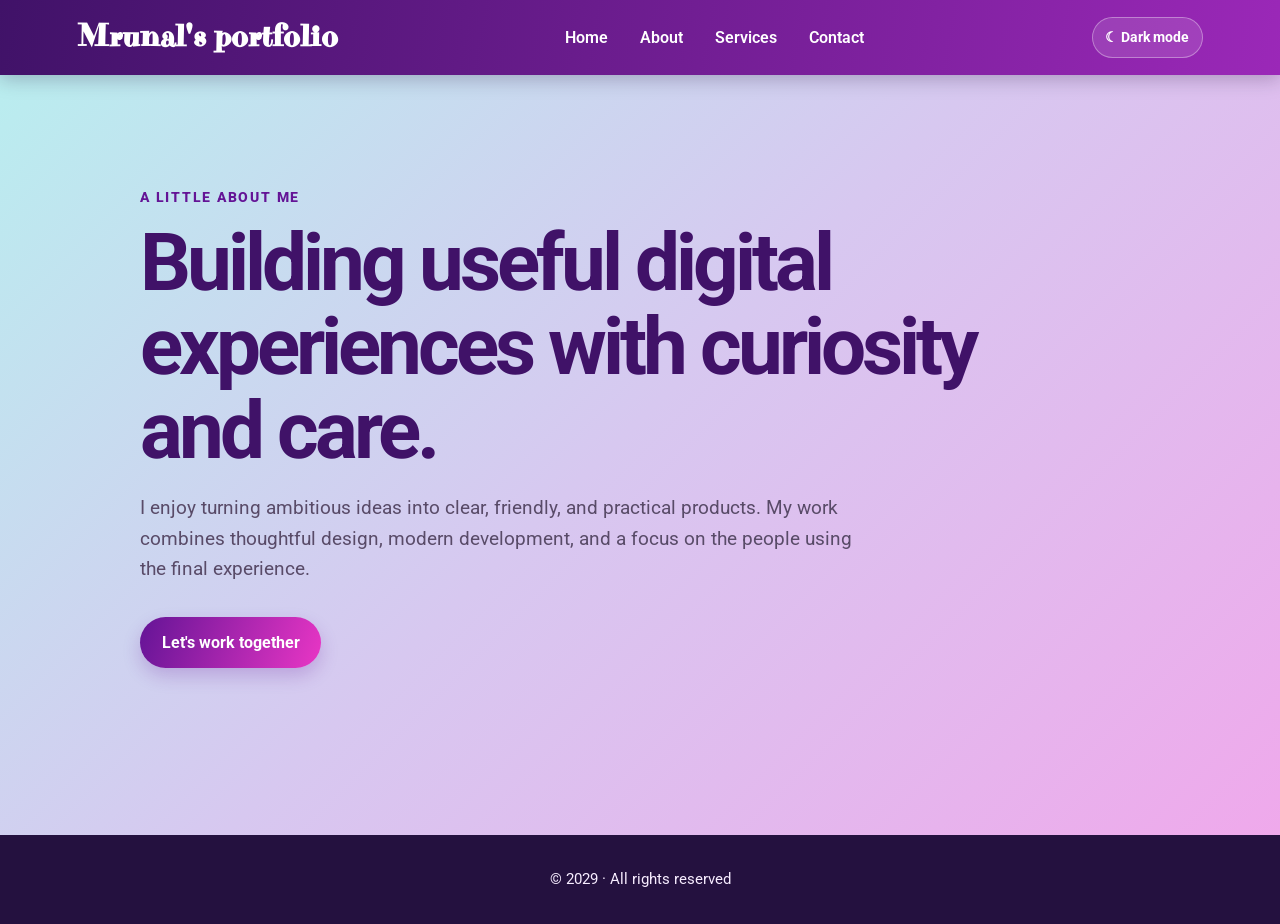
<file: about.html>
<!DOCTYPE html>
<html lang="en">
<head>
    <meta charset="UTF-8">
    <meta name="viewport" content="width=device-width, initial-scale=1.0">
    <title>About | Mrunal</title>
    <link rel="stylesheet" href="style.css">
</head>
<body>
    <nav aria-label="Primary navigation">
        <a class="logo" href="index.html">Mrunal's portfolio</a>
        <ul><li><a href="index.html">Home</a></li><li><a href="about.html">About</a></li><li><a href="services.html">Services</a></li><li><a href="contact.html">Contact</a></li></ul>
        <button class="theme-toggle" type="button" aria-label="Switch to dark mode" aria-pressed="false">☾ <span>Dark mode</span></button>
    </nav>
    <main class="page-content">
        <p class="eyebrow">A little about me</p>
        <h1>Building useful digital experiences with curiosity and care.</h1>
        <p class="page-lead">I enjoy turning ambitious ideas into clear, friendly, and practical products. My work combines thoughtful design, modern development, and a focus on the people using the final experience.</p>
        <a class="btn" href="contact.html">Let's work together</a>
    </main>
    <footer>© 2029 · All rights reserved</footer>
    <script src="script.js" defer></script>
</body>
</html>
</file>
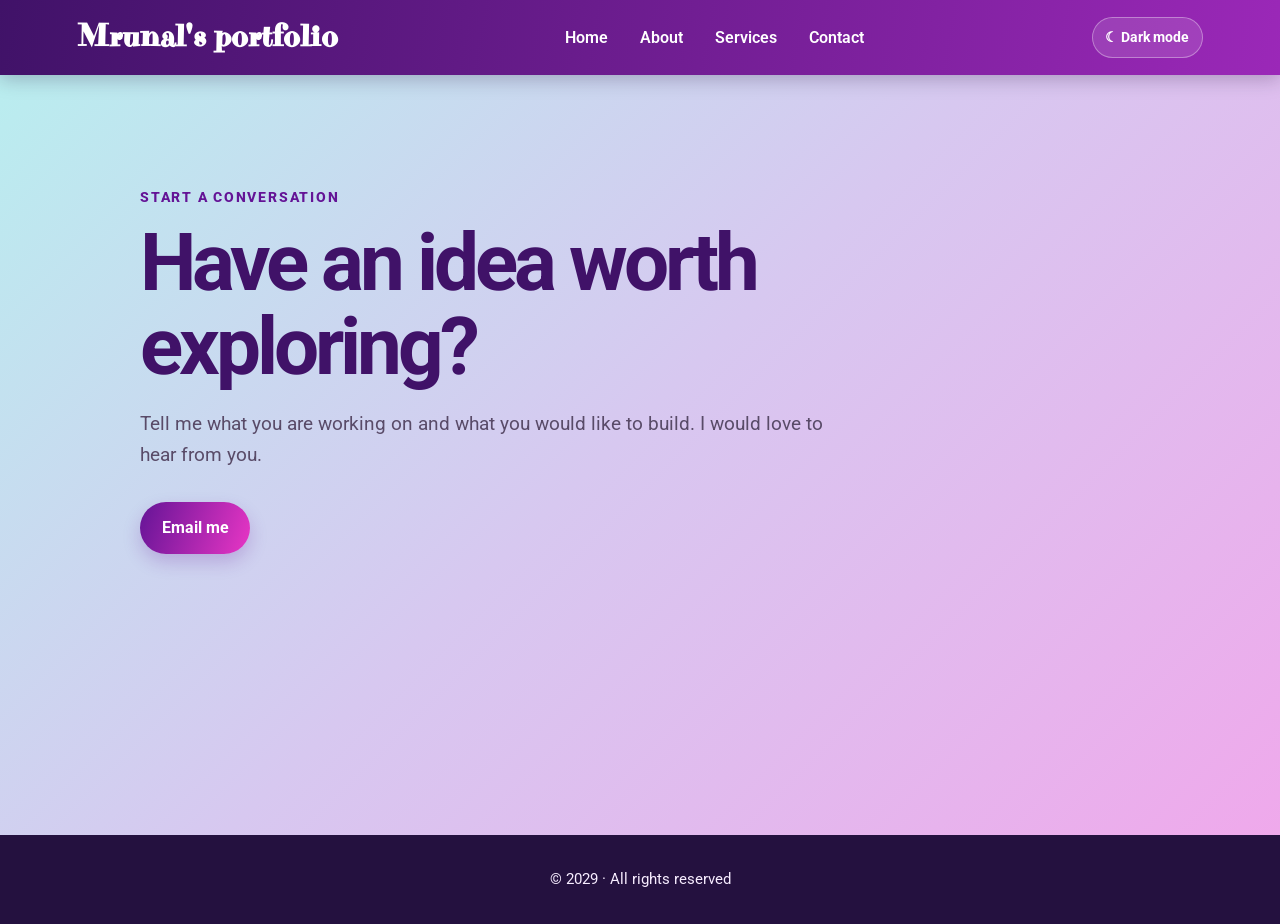
<file: contact.html>
<!DOCTYPE html>
<html lang="en">
<head>
    <meta charset="UTF-8">
    <meta name="viewport" content="width=device-width, initial-scale=1.0">
    <title>Contact | Mrunal</title>
    <link rel="stylesheet" href="style.css">
</head>
<body>
    <nav aria-label="Primary navigation">
        <a class="logo" href="index.html">Mrunal's portfolio</a>
        <ul><li><a href="index.html">Home</a></li><li><a href="about.html">About</a></li><li><a href="services.html">Services</a></li><li><a href="contact.html">Contact</a></li></ul>
        <button class="theme-toggle" type="button" aria-label="Switch to dark mode" aria-pressed="false">☾ <span>Dark mode</span></button>
    </nav>
    <main class="page-content">
        <p class="eyebrow">Start a conversation</p>
        <h1>Have an idea worth exploring?</h1>
        <p class="page-lead">Tell me what you are working on and what you would like to build. I would love to hear from you.</p>
        <a class="btn" href="mailto:mrunal@example.com">Email me</a>
    </main>
    <footer>© 2029 · All rights reserved</footer>
    <script src="script.js" defer></script>
</body>
</html>
</file>
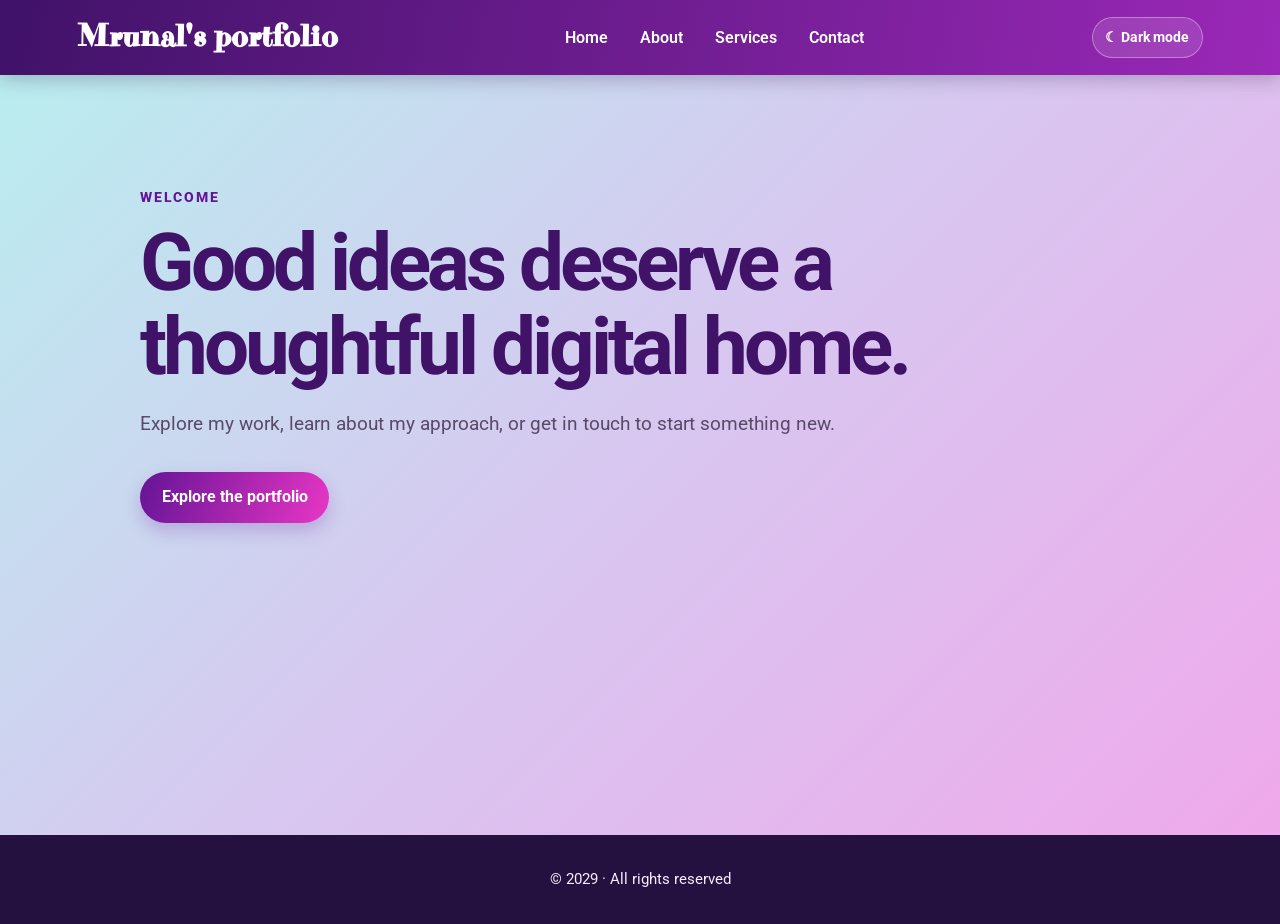
<file: home.html>
<!DOCTYPE html>
<html lang="en">
<head>
    <meta charset="UTF-8">
    <meta name="viewport" content="width=device-width, initial-scale=1.0">
    <title>Home | Mrunal</title>
    <link rel="stylesheet" href="style.css">
</head>
<body>
    <nav aria-label="Primary navigation">
        <a class="logo" href="index.html">Mrunal's portfolio</a>
        <ul><li><a href="index.html">Home</a></li><li><a href="about.html">About</a></li><li><a href="services.html">Services</a></li><li><a href="contact.html">Contact</a></li></ul>
        <button class="theme-toggle" type="button" aria-label="Switch to dark mode" aria-pressed="false">☾ <span>Dark mode</span></button>
    </nav>
    <main class="page-content">
        <p class="eyebrow">Welcome</p>
        <h1>Good ideas deserve a thoughtful digital home.</h1>
        <p class="page-lead">Explore my work, learn about my approach, or get in touch to start something new.</p>
        <a class="btn" href="index.html">Explore the portfolio</a>
    </main>
    <footer>© 2029 · All rights reserved</footer>
    <script src="script.js" defer></script>
</body>
</html>
</file>
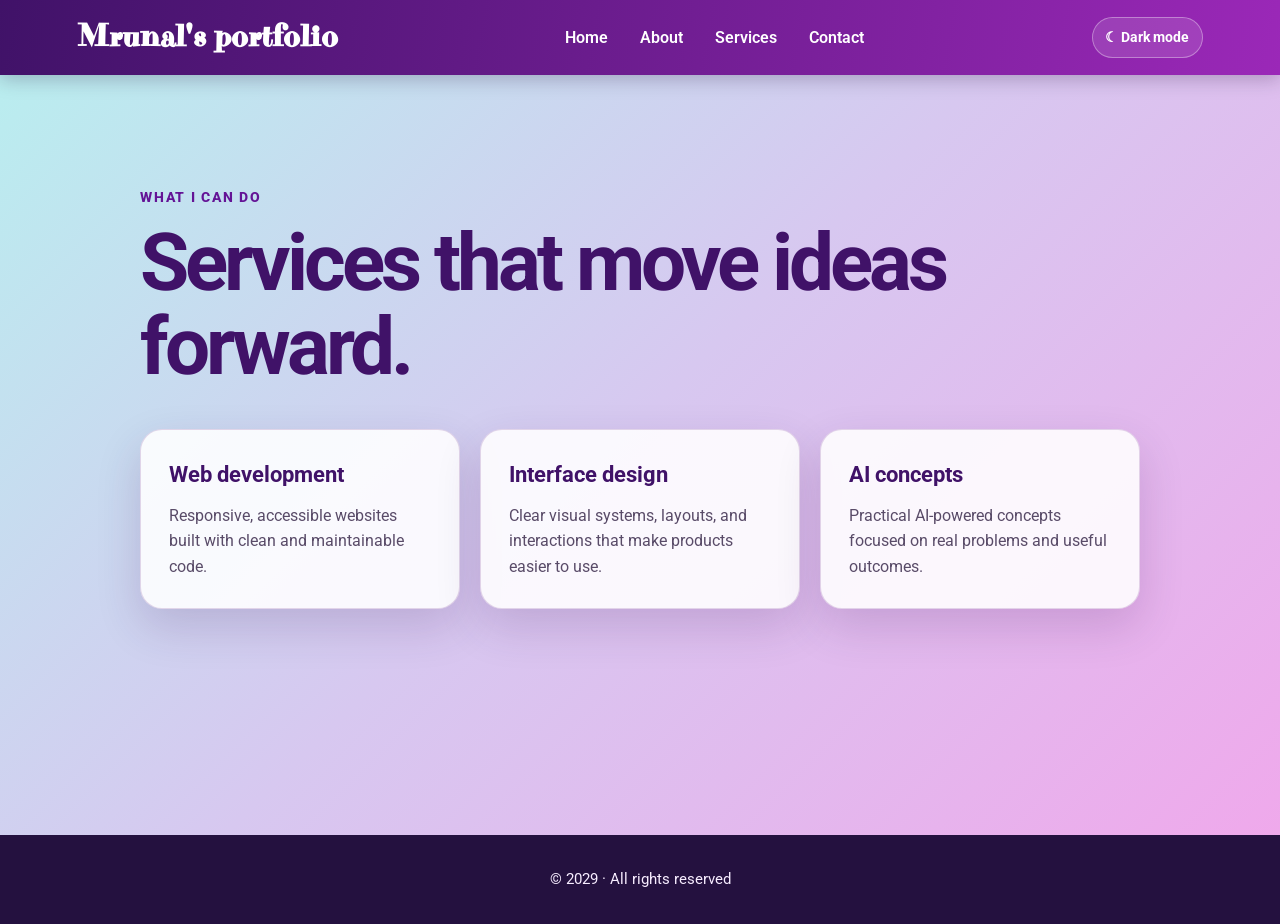
<file: services.html>
<!DOCTYPE html>
<html lang="en">
<head>
    <meta charset="UTF-8">
    <meta name="viewport" content="width=device-width, initial-scale=1.0">
    <title>Services | Mrunal</title>
    <link rel="stylesheet" href="style.css">
</head>
<body>
    <nav aria-label="Primary navigation">
        <a class="logo" href="index.html">Mrunal's portfolio</a>
        <ul><li><a href="index.html">Home</a></li><li><a href="about.html">About</a></li><li><a href="services.html">Services</a></li><li><a href="contact.html">Contact</a></li></ul>
        <button class="theme-toggle" type="button" aria-label="Switch to dark mode" aria-pressed="false">☾ <span>Dark mode</span></button>
    </nav>
    <main class="page-content">
        <p class="eyebrow">What I can do</p>
        <h1>Services that move ideas forward.</h1>
        <div class="service-grid">
            <article class="service-card"><h2>Web development</h2><p>Responsive, accessible websites built with clean and maintainable code.</p></article>
            <article class="service-card"><h2>Interface design</h2><p>Clear visual systems, layouts, and interactions that make products easier to use.</p></article>
            <article class="service-card"><h2>AI concepts</h2><p>Practical AI-powered concepts focused on real problems and useful outcomes.</p></article>
        </div>
    </main>
    <footer>© 2029 · All rights reserved</footer>
    <script src="script.js" defer></script>
</body>
</html>
</file>
<file: style.css>
@import url('https://fonts.googleapis.com/css2?family=Purple+Purse&family=Roboto:wght@400;500;600;700;800&display=swap');

:root {
    --purple-900: #24113f;
    --purple-800: #401268;
    --purple-700: #641496;
    --purple-500: #9b28b8;
    --pink: #e936c5;
    --cyan: #52dce5;
    --text: #21152f;
    --muted: #594b68;
    --surface: rgba(255, 255, 255, 0.88);
    --border: rgba(92, 24, 126, 0.16);
    --shadow: 0 18px 45px rgba(53, 12, 81, 0.16);
}

body.dark-mode {
    --purple-900: #100b24;
    --purple-800: #dca7ff;
    --purple-700: #c77af0;
    --purple-500: #8e35b4;
    --pink: #d83fc4;
    --cyan: #73edf0;
    --text: #f8efff;
    --muted: #d2c1df;
    --surface: rgba(36, 20, 58, 0.9);
    --border: rgba(220, 167, 255, 0.2);
    --shadow: 0 18px 45px rgba(5, 2, 15, 0.4);
}

* { box-sizing: border-box; margin: 0; padding: 0; }
html { scroll-behavior: smooth; }
body { min-width: 320px; background: linear-gradient(135deg, #b7f0ef 0%, #d7c8f0 48%, #f1a6eb 100%); color: var(--text); font-family: "Roboto", sans-serif; line-height: 1.6; transition: background .3s ease, color .3s ease; }
body.dark-mode { background: linear-gradient(135deg, #120c29 0%, #24113f 52%, #45154f 100%); }
nav { position: sticky; top: 0; z-index: 10; display: flex; align-items: center; justify-content: space-between; gap: 2rem; min-height: 74px; padding: .75rem clamp(1.25rem, 6vw, 7rem); background: linear-gradient(100deg, var(--purple-800), var(--purple-500)); box-shadow: 0 4px 18px rgba(32, 8, 49, .25); }
.logo { color: white; font-family: "Purple Purse", cursive; font-size: clamp(1.45rem, 3vw, 2rem); text-decoration: none; white-space: nowrap; }
nav ul { display: flex; align-items: center; gap: clamp(1rem, 3vw, 2rem); list-style: none; }
nav a { color: white; font-size: 1rem; font-weight: 600; text-decoration: none; transition: color .2s ease, opacity .2s ease; }
nav a:hover, nav a:focus-visible { color: var(--cyan); outline: none; }
.theme-toggle { border: 1px solid rgba(255,255,255,.35); border-radius: 999px; padding: .55rem .8rem; background: rgba(255,255,255,.12); color: white; cursor: pointer; font: inherit; font-size: .85rem; font-weight: 700; white-space: nowrap; transition: background .2s ease, color .2s ease; }
.theme-toggle:hover, .theme-toggle:focus-visible { background: rgba(255,255,255,.24); color: var(--cyan); outline: 3px solid rgba(82,220,229,.55); outline-offset: 2px; }
main { width: min(1160px, calc(100% - 2rem)); margin: auto; }
.hero { display: grid; grid-template-columns: 1.25fr .75fr; align-items: center; gap: 4rem; min-height: 610px; padding: 5rem 0; }
.hero-left { max-width: 680px; }
.eyebrow { margin-bottom: .75rem; color: var(--purple-700); font-size: .85rem; font-weight: 800; letter-spacing: .13em; text-transform: uppercase; }
.one { margin-bottom: .75rem; color: var(--purple-800); font-size: clamp(2.5rem, 6vw, 5rem); font-weight: 800; letter-spacing: -.06em; line-height: 1.05; }
.two { margin-bottom: 2rem; color: var(--muted); font-size: clamp(1.35rem, 3vw, 2rem); font-weight: 600; }
.bold { color: var(--purple-800); font-weight: 800; }
.hero-right { display: flex; justify-content: center; }
.hero-right img { width: min(100%, 330px); height: 330px; border: 8px solid rgba(255,255,255,.65); border-radius: 28px; object-fit: cover; box-shadow: var(--shadow); }
.button-container, .button { display: flex; flex-wrap: wrap; gap: .9rem; }
.btn { display: inline-block; border: 0; border-radius: 999px; padding: .8rem 1.35rem; background: linear-gradient(110deg, var(--purple-700), var(--pink)); color: white; cursor: pointer; font: inherit; font-weight: 700; text-decoration: none; box-shadow: 0 8px 18px rgba(100,20,150,.22); transition: transform .2s ease, box-shadow .2s ease; }
.btn-secondary { background: linear-gradient(110deg, var(--purple-800), #168fba); }
.btn:hover, .btn:focus-visible { transform: translateY(-3px); box-shadow: 0 12px 24px rgba(100,20,150,.32); outline: 3px solid rgba(82,220,229,.7); outline-offset: 3px; }
.section-heading { margin: 2rem 0 1.5rem; }
.section-heading h2 { color: var(--purple-800); font-size: clamp(1.8rem, 4vw, 3rem); line-height: 1.1; }
.project { display: grid; grid-template-columns: minmax(0,.95fr) minmax(0,1.05fr); align-items: center; gap: clamp(2rem,6vw,5rem); margin: 3rem 0; padding: clamp(1.25rem,4vw,2.5rem); border: 1px solid var(--border); border-radius: 28px; background: var(--surface); box-shadow: var(--shadow); backdrop-filter: blur(10px); }
.row-reverse { grid-template-columns: minmax(0,1.05fr) minmax(0,.95fr); }
.row-reverse .project-image { order: 2; }
.project-image img { display: block; width: 100%; height: 280px; border-radius: 20px; object-fit: cover; }
.text { margin-bottom: .75rem; color: var(--purple-800); font-size: clamp(1.5rem,3vw,2.25rem); font-weight: 800; line-height: 1.15; }
.project-info p { margin-bottom: 1.5rem; color: var(--muted); font-size: 1.05rem; }
footer { margin-top: 5rem; padding: 2rem 1rem; background: var(--purple-900); color: #f7edff; text-align: center; font-size: .95rem; }
body > h1 { width: min(900px, calc(100% - 2rem)); margin: 7rem auto 1rem; color: var(--purple-800); font-size: clamp(2.5rem, 7vw, 5rem); }
body > h1 + a { display: block; width: fit-content; margin: 0 auto; color: var(--purple-800); font-weight: 700; }
.page-content { width: min(1000px, calc(100% - 2rem)); min-height: calc(100vh - 220px); margin: auto; padding: 7rem 0 5rem; }
.page-content h1 { max-width: 850px; margin-bottom: 1.25rem; color: var(--purple-800); font-size: clamp(2.5rem, 7vw, 5rem); letter-spacing: -.05em; line-height: 1.05; }
.page-lead { max-width: 720px; margin-bottom: 2rem; color: var(--muted); font-size: 1.2rem; }
.service-grid { display: grid; grid-template-columns: repeat(3, 1fr); gap: 1.25rem; margin-top: 2.5rem; }
.service-card { padding: 1.75rem; border: 1px solid var(--border); border-radius: 22px; background: var(--surface); box-shadow: var(--shadow); }
.service-card h2 { margin-bottom: .65rem; color: var(--purple-800); font-size: 1.35rem; }
.service-card p { color: var(--muted); }
@media (max-width: 760px) {
    nav { align-items: flex-start; flex-direction: column; gap: .5rem; padding-block: 1rem; }
    nav ul { width: 100%; justify-content: space-between; gap: .5rem; }
    nav a { font-size: .9rem; }
    .theme-toggle { align-self: flex-end; }
    .hero { grid-template-columns: 1fr; min-height: auto; padding: 4rem 0; text-align: center; }
    .hero-left { margin: auto; }
    .button-container, .button { justify-content: center; }
    .hero-right img { width: min(100%, 280px); height: 280px; }
    .project, .row-reverse { grid-template-columns: 1fr; gap: 1.5rem; }
    .row-reverse .project-image { order: 0; }
    .project-image img { height: 230px; }
    .page-content { padding: 4rem 0; }
    .service-grid { grid-template-columns: 1fr; }
}
@media (prefers-reduced-motion: reduce) { *, *::before, *::after { scroll-behavior: auto !important; transition: none !important; } }
</file>
